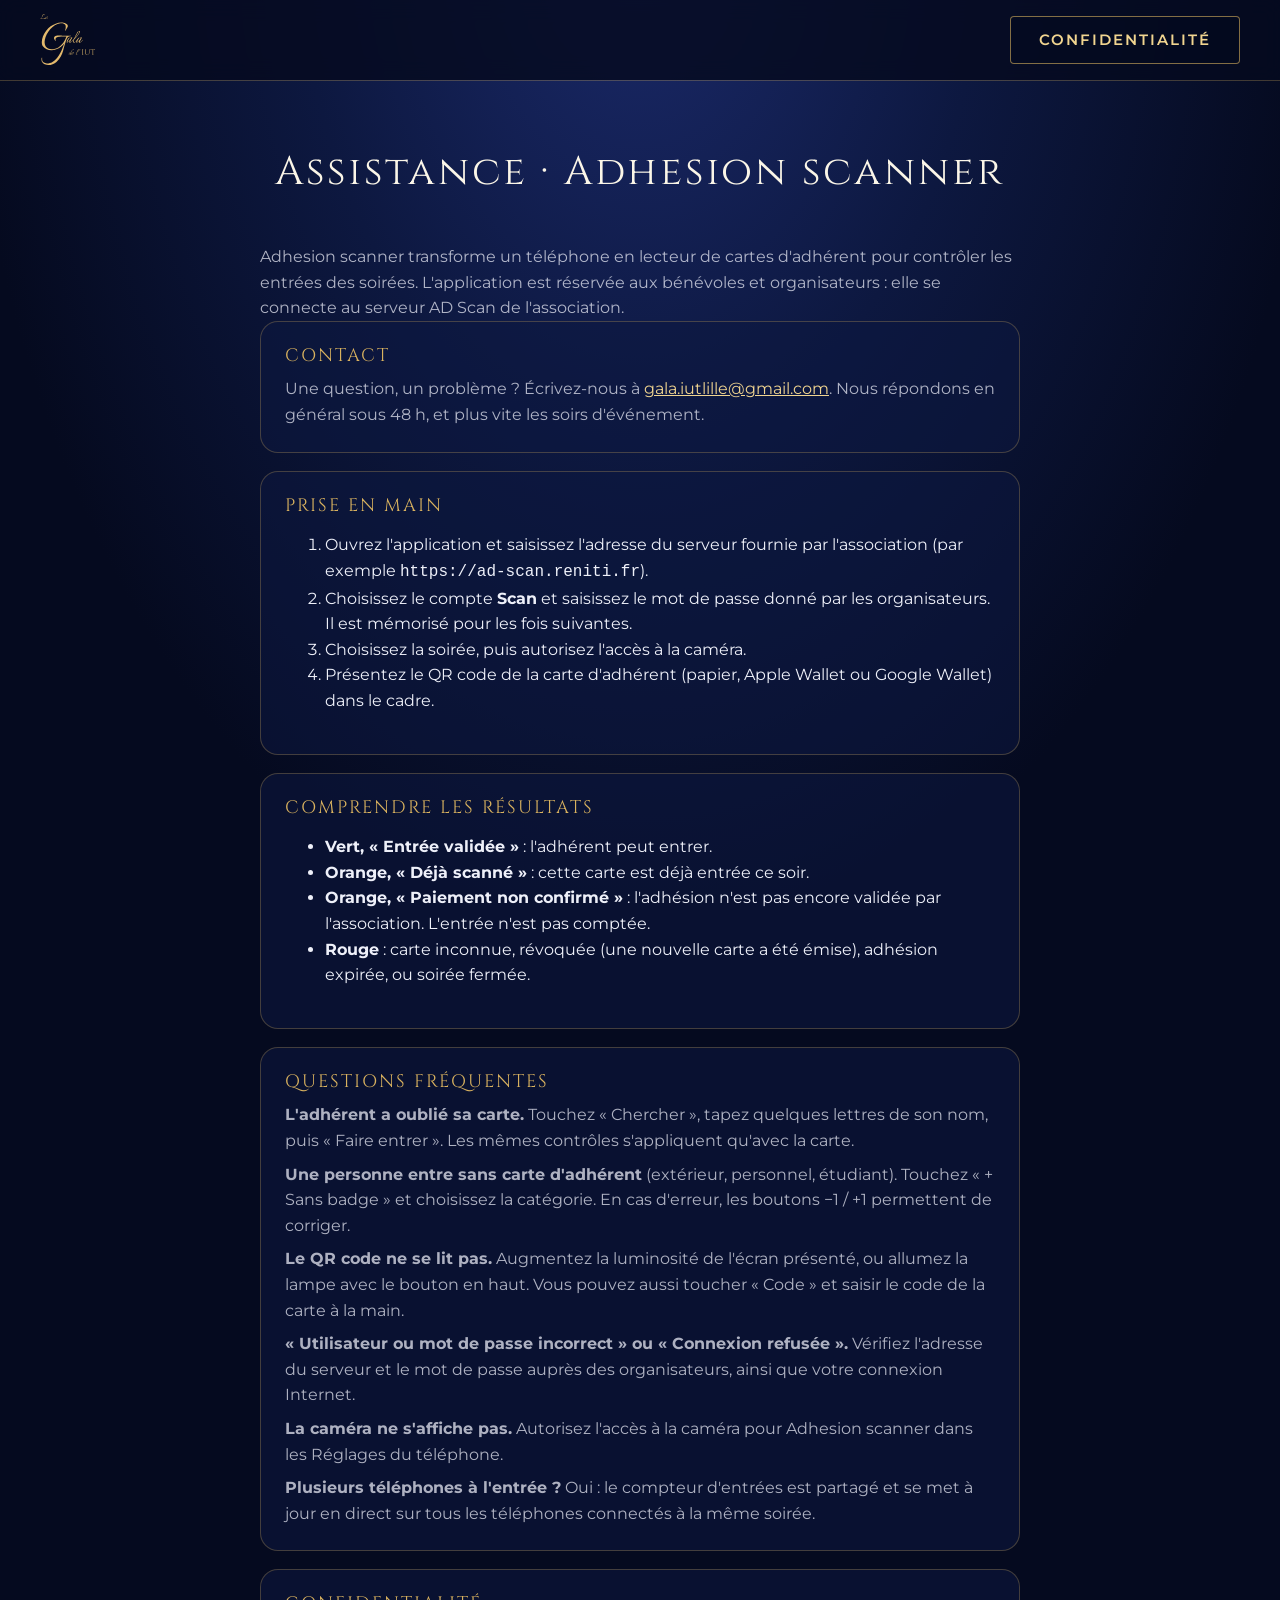
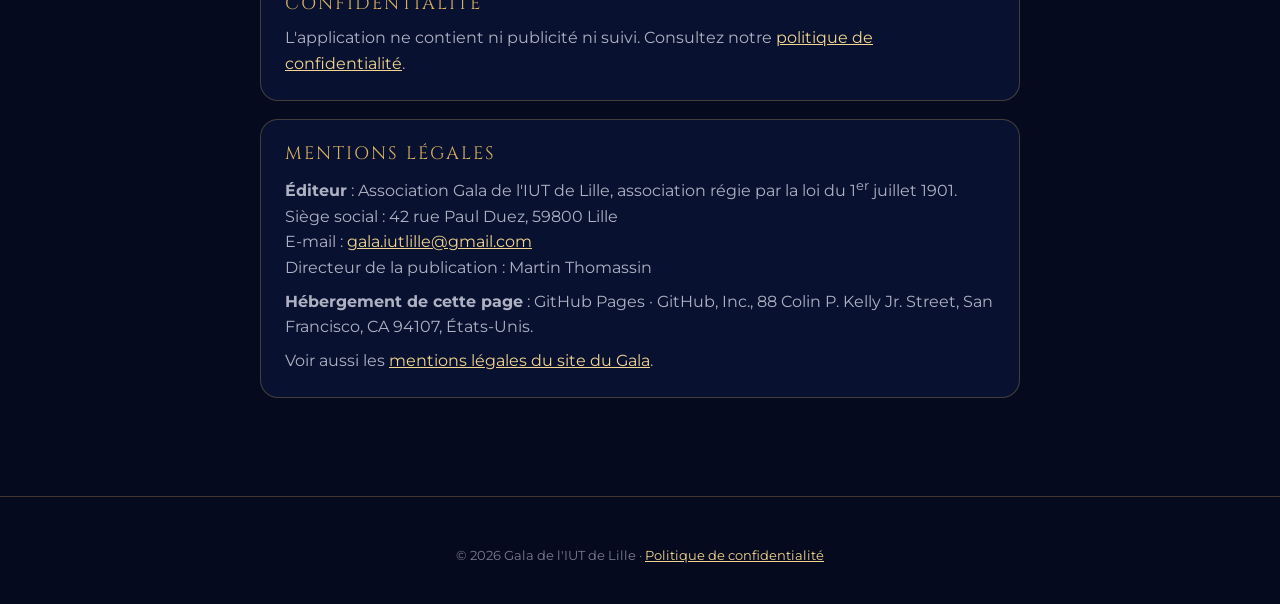
<file: adhesion-scanner/assistance/index.html>
<!doctype html>
<html lang="fr">
<head>
  <meta charset="utf-8">
  <meta name="viewport" content="width=device-width, initial-scale=1">
  <title>Assistance · Adhesion scanner</title>
  <meta name="robots" content="noindex, nofollow">
  <meta name="theme-color" content="#050a1f">
  <link rel="icon" type="image/png" href="../../img/logo-gala.png">
  <link rel="preconnect" href="https://fonts.googleapis.com">
  <link rel="preconnect" href="https://fonts.gstatic.com" crossorigin>
  <link rel="stylesheet" href="https://fonts.googleapis.com/css2?family=Cinzel:wght@400;600&family=Dancing+Script:wght@700&family=Playfair+Display:ital@0;1&family=Montserrat:wght@400;600&display=swap">
  <link rel="stylesheet" href="../../css/style.css">
</head>
<body>
  <header class="nav scrolled">
    <a class="nav-brand" href="./" aria-label="Assistance Adhesion scanner">
      <img src="../../img/logo-gala.svg" alt="" width="56" height="56">
    </a>
    <a class="btn btn-ghost" href="../confidentialite/">Confidentialité</a>
  </header>

  <main class="legal container narrow">
    <h1>Assistance · Adhesion scanner</h1>
    <p>Adhesion scanner transforme un téléphone en lecteur de cartes d'adhérent pour contrôler les entrées des soirées. L'application est réservée aux bénévoles et organisateurs : elle se connecte au serveur AD Scan de l'association.</p>

    <section>
      <h2>Contact</h2>
      <p>Une question, un problème ? Écrivez-nous à <a href="mailto:gala.iutlille@gmail.com?subject=Adhesion%20scanner">gala.iutlille@gmail.com</a>. Nous répondons en général sous 48 h, et plus vite les soirs d'événement.</p>
    </section>

    <section>
      <h2>Prise en main</h2>
      <ol>
        <li>Ouvrez l'application et saisissez l'adresse du serveur fournie par l'association (par exemple <code>https://ad-scan.reniti.fr</code>).</li>
        <li>Choisissez le compte <strong>Scan</strong> et saisissez le mot de passe donné par les organisateurs. Il est mémorisé pour les fois suivantes.</li>
        <li>Choisissez la soirée, puis autorisez l'accès à la caméra.</li>
        <li>Présentez le QR code de la carte d'adhérent (papier, Apple Wallet ou Google Wallet) dans le cadre.</li>
      </ol>
    </section>

    <section>
      <h2>Comprendre les résultats</h2>
      <ul>
        <li><strong>Vert, « Entrée validée »</strong> : l'adhérent peut entrer.</li>
        <li><strong>Orange, « Déjà scanné »</strong> : cette carte est déjà entrée ce soir.</li>
        <li><strong>Orange, « Paiement non confirmé »</strong> : l'adhésion n'est pas encore validée par l'association. L'entrée n'est pas comptée.</li>
        <li><strong>Rouge</strong> : carte inconnue, révoquée (une nouvelle carte a été émise), adhésion expirée, ou soirée fermée.</li>
      </ul>
    </section>

    <section>
      <h2>Questions fréquentes</h2>
      <p><strong>L'adhérent a oublié sa carte.</strong> Touchez « Chercher », tapez quelques lettres de son nom, puis « Faire entrer ». Les mêmes contrôles s'appliquent qu'avec la carte.</p>
      <p><strong>Une personne entre sans carte d'adhérent</strong> (extérieur, personnel, étudiant). Touchez « + Sans badge » et choisissez la catégorie. En cas d'erreur, les boutons −1 / +1 permettent de corriger.</p>
      <p><strong>Le QR code ne se lit pas.</strong> Augmentez la luminosité de l'écran présenté, ou allumez la lampe avec le bouton en haut. Vous pouvez aussi toucher « Code » et saisir le code de la carte à la main.</p>
      <p><strong>« Utilisateur ou mot de passe incorrect » ou « Connexion refusée ».</strong> Vérifiez l'adresse du serveur et le mot de passe auprès des organisateurs, ainsi que votre connexion Internet.</p>
      <p><strong>La caméra ne s'affiche pas.</strong> Autorisez l'accès à la caméra pour Adhesion scanner dans les Réglages du téléphone.</p>
      <p><strong>Plusieurs téléphones à l'entrée ?</strong> Oui : le compteur d'entrées est partagé et se met à jour en direct sur tous les téléphones connectés à la même soirée.</p>
    </section>

    <section>
      <h2>Confidentialité</h2>
      <p>L'application ne contient ni publicité ni suivi. Consultez notre <a href="../confidentialite/">politique de confidentialité</a>.</p>
    </section>
    <section>
      <h2>Mentions légales</h2>
      <p><strong>Éditeur</strong> : Association Gala de l'IUT de Lille, association régie par la loi du 1<sup>er</sup> juillet 1901.<br>
      Siège social : 42 rue Paul Duez, 59800 Lille<br>
      E-mail : <a href="mailto:gala.iutlille@gmail.com">gala.iutlille@gmail.com</a><br>
      Directeur de la publication : Martin Thomassin</p>
      <p><strong>Hébergement de cette page</strong> : GitHub Pages · GitHub, Inc., 88 Colin P. Kelly Jr. Street, San Francisco, CA 94107, États-Unis.</p>
      <p>Voir aussi les <a href="../../mentions-legales.html">mentions légales du site du Gala</a>.</p>
    </section>
  </main>

  <footer class="footer">
    <div class="container footer-inner">
      <p class="small">© 2026 Gala de l'IUT de Lille · <a href="../confidentialite/">Politique de confidentialité</a></p>
    </div>
  </footer>
</body>
</html>
</file>
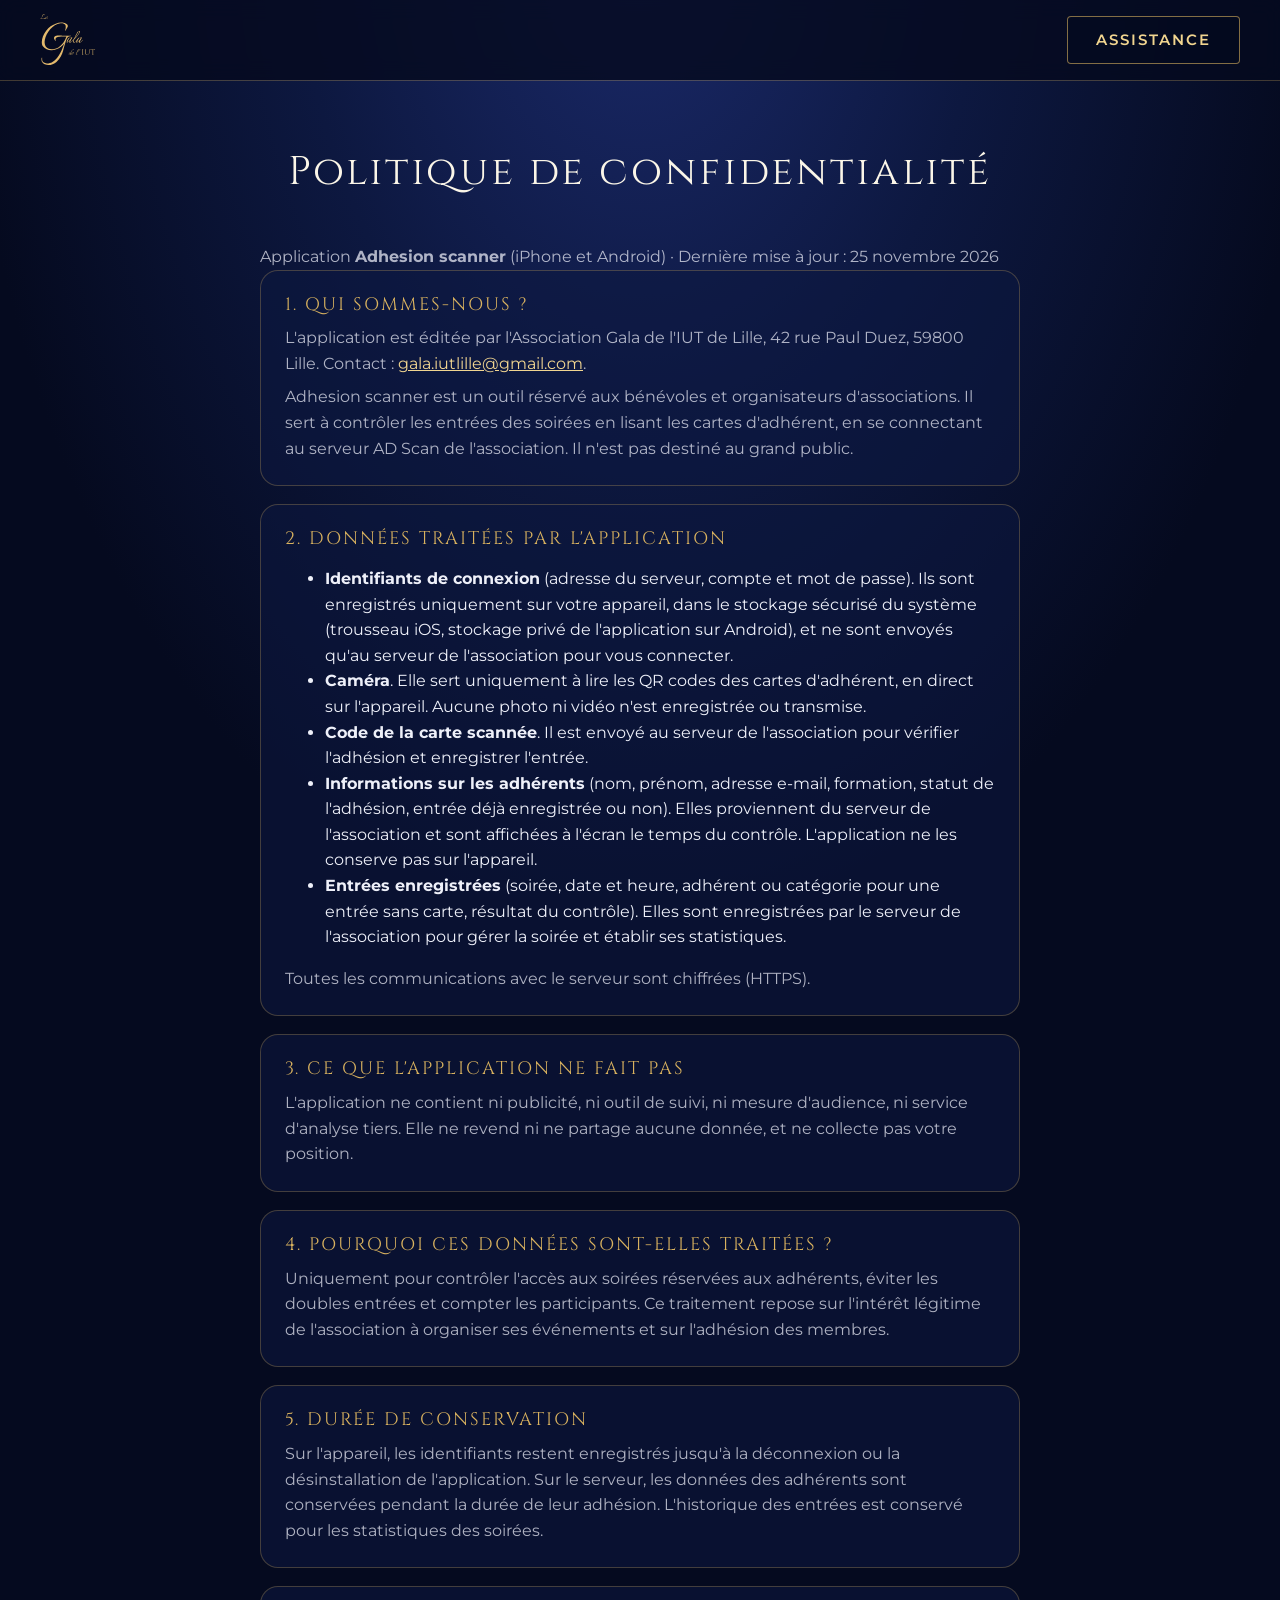
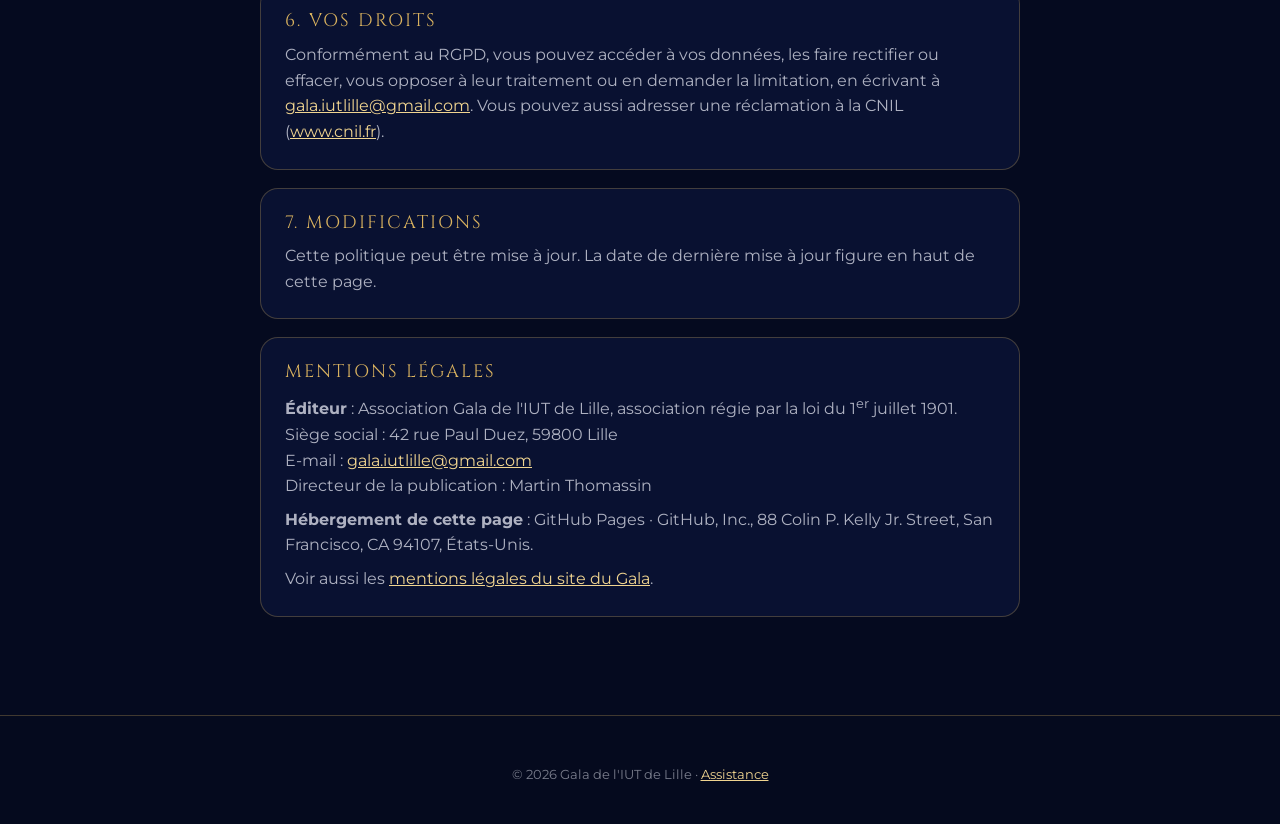
<file: adhesion-scanner/confidentialite/index.html>
<!doctype html>
<html lang="fr">
<head>
  <meta charset="utf-8">
  <meta name="viewport" content="width=device-width, initial-scale=1">
  <title>Politique de confidentialité · Adhesion scanner</title>
  <meta name="robots" content="noindex, nofollow">
  <meta name="theme-color" content="#050a1f">
  <link rel="icon" type="image/png" href="../../img/logo-gala.png">
  <link rel="preconnect" href="https://fonts.googleapis.com">
  <link rel="preconnect" href="https://fonts.gstatic.com" crossorigin>
  <link rel="stylesheet" href="https://fonts.googleapis.com/css2?family=Cinzel:wght@400;600&family=Dancing+Script:wght@700&family=Playfair+Display:ital@0;1&family=Montserrat:wght@400;600&display=swap">
  <link rel="stylesheet" href="../../css/style.css">
</head>
<body>
  <header class="nav scrolled">
    <a class="nav-brand" href="../assistance/" aria-label="Assistance Adhesion scanner">
      <img src="../../img/logo-gala.svg" alt="" width="56" height="56">
    </a>
    <a class="btn btn-ghost" href="../assistance/">Assistance</a>
  </header>

  <main class="legal container narrow">
    <h1>Politique de confidentialité</h1>
    <p>Application <strong>Adhesion scanner</strong> (iPhone et Android) · Dernière mise à jour : 25 novembre 2026</p>

    <section>
      <h2>1. Qui sommes-nous ?</h2>
      <p>L'application est éditée par l'Association Gala de l'IUT de Lille, 42 rue Paul Duez, 59800 Lille. Contact : <a href="mailto:gala.iutlille@gmail.com">gala.iutlille@gmail.com</a>.</p>
      <p>Adhesion scanner est un outil réservé aux bénévoles et organisateurs d'associations. Il sert à contrôler les entrées des soirées en lisant les cartes d'adhérent, en se connectant au serveur AD Scan de l'association. Il n'est pas destiné au grand public.</p>
    </section>

    <section>
      <h2>2. Données traitées par l'application</h2>
      <ul>
        <li><strong>Identifiants de connexion</strong> (adresse du serveur, compte et mot de passe). Ils sont enregistrés uniquement sur votre appareil, dans le stockage sécurisé du système (trousseau iOS, stockage privé de l'application sur Android), et ne sont envoyés qu'au serveur de l'association pour vous connecter.</li>
        <li><strong>Caméra</strong>. Elle sert uniquement à lire les QR codes des cartes d'adhérent, en direct sur l'appareil. Aucune photo ni vidéo n'est enregistrée ou transmise.</li>
        <li><strong>Code de la carte scannée</strong>. Il est envoyé au serveur de l'association pour vérifier l'adhésion et enregistrer l'entrée.</li>
        <li><strong>Informations sur les adhérents</strong> (nom, prénom, adresse e-mail, formation, statut de l'adhésion, entrée déjà enregistrée ou non). Elles proviennent du serveur de l'association et sont affichées à l'écran le temps du contrôle. L'application ne les conserve pas sur l'appareil.</li>
        <li><strong>Entrées enregistrées</strong> (soirée, date et heure, adhérent ou catégorie pour une entrée sans carte, résultat du contrôle). Elles sont enregistrées par le serveur de l'association pour gérer la soirée et établir ses statistiques.</li>
      </ul>
      <p>Toutes les communications avec le serveur sont chiffrées (HTTPS).</p>
    </section>

    <section>
      <h2>3. Ce que l'application ne fait pas</h2>
      <p>L'application ne contient ni publicité, ni outil de suivi, ni mesure d'audience, ni service d'analyse tiers. Elle ne revend ni ne partage aucune donnée, et ne collecte pas votre position.</p>
    </section>

    <section>
      <h2>4. Pourquoi ces données sont-elles traitées ?</h2>
      <p>Uniquement pour contrôler l'accès aux soirées réservées aux adhérents, éviter les doubles entrées et compter les participants. Ce traitement repose sur l'intérêt légitime de l'association à organiser ses événements et sur l'adhésion des membres.</p>
    </section>

    <section>
      <h2>5. Durée de conservation</h2>
      <p>Sur l'appareil, les identifiants restent enregistrés jusqu'à la déconnexion ou la désinstallation de l'application. Sur le serveur, les données des adhérents sont conservées pendant la durée de leur adhésion. L'historique des entrées est conservé pour les statistiques des soirées.</p>
    </section>

    <section>
      <h2>6. Vos droits</h2>
      <p>Conformément au RGPD, vous pouvez accéder à vos données, les faire rectifier ou effacer, vous opposer à leur traitement ou en demander la limitation, en écrivant à <a href="mailto:gala.iutlille@gmail.com">gala.iutlille@gmail.com</a>. Vous pouvez aussi adresser une réclamation à la CNIL (<a href="https://www.cnil.fr" rel="noopener">www.cnil.fr</a>).</p>
    </section>

    <section>
      <h2>7. Modifications</h2>
      <p>Cette politique peut être mise à jour. La date de dernière mise à jour figure en haut de cette page.</p>
    </section>
    <section>
      <h2>Mentions légales</h2>
      <p><strong>Éditeur</strong> : Association Gala de l'IUT de Lille, association régie par la loi du 1<sup>er</sup> juillet 1901.<br>
      Siège social : 42 rue Paul Duez, 59800 Lille<br>
      E-mail : <a href="mailto:gala.iutlille@gmail.com">gala.iutlille@gmail.com</a><br>
      Directeur de la publication : Martin Thomassin</p>
      <p><strong>Hébergement de cette page</strong> : GitHub Pages · GitHub, Inc., 88 Colin P. Kelly Jr. Street, San Francisco, CA 94107, États-Unis.</p>
      <p>Voir aussi les <a href="../../mentions-legales.html">mentions légales du site du Gala</a>.</p>
    </section>
  </main>

  <footer class="footer">
    <div class="container footer-inner">
      <p class="small">© 2026 Gala de l'IUT de Lille · <a href="../assistance/">Assistance</a></p>
    </div>
  </footer>
</body>
</html>
</file>
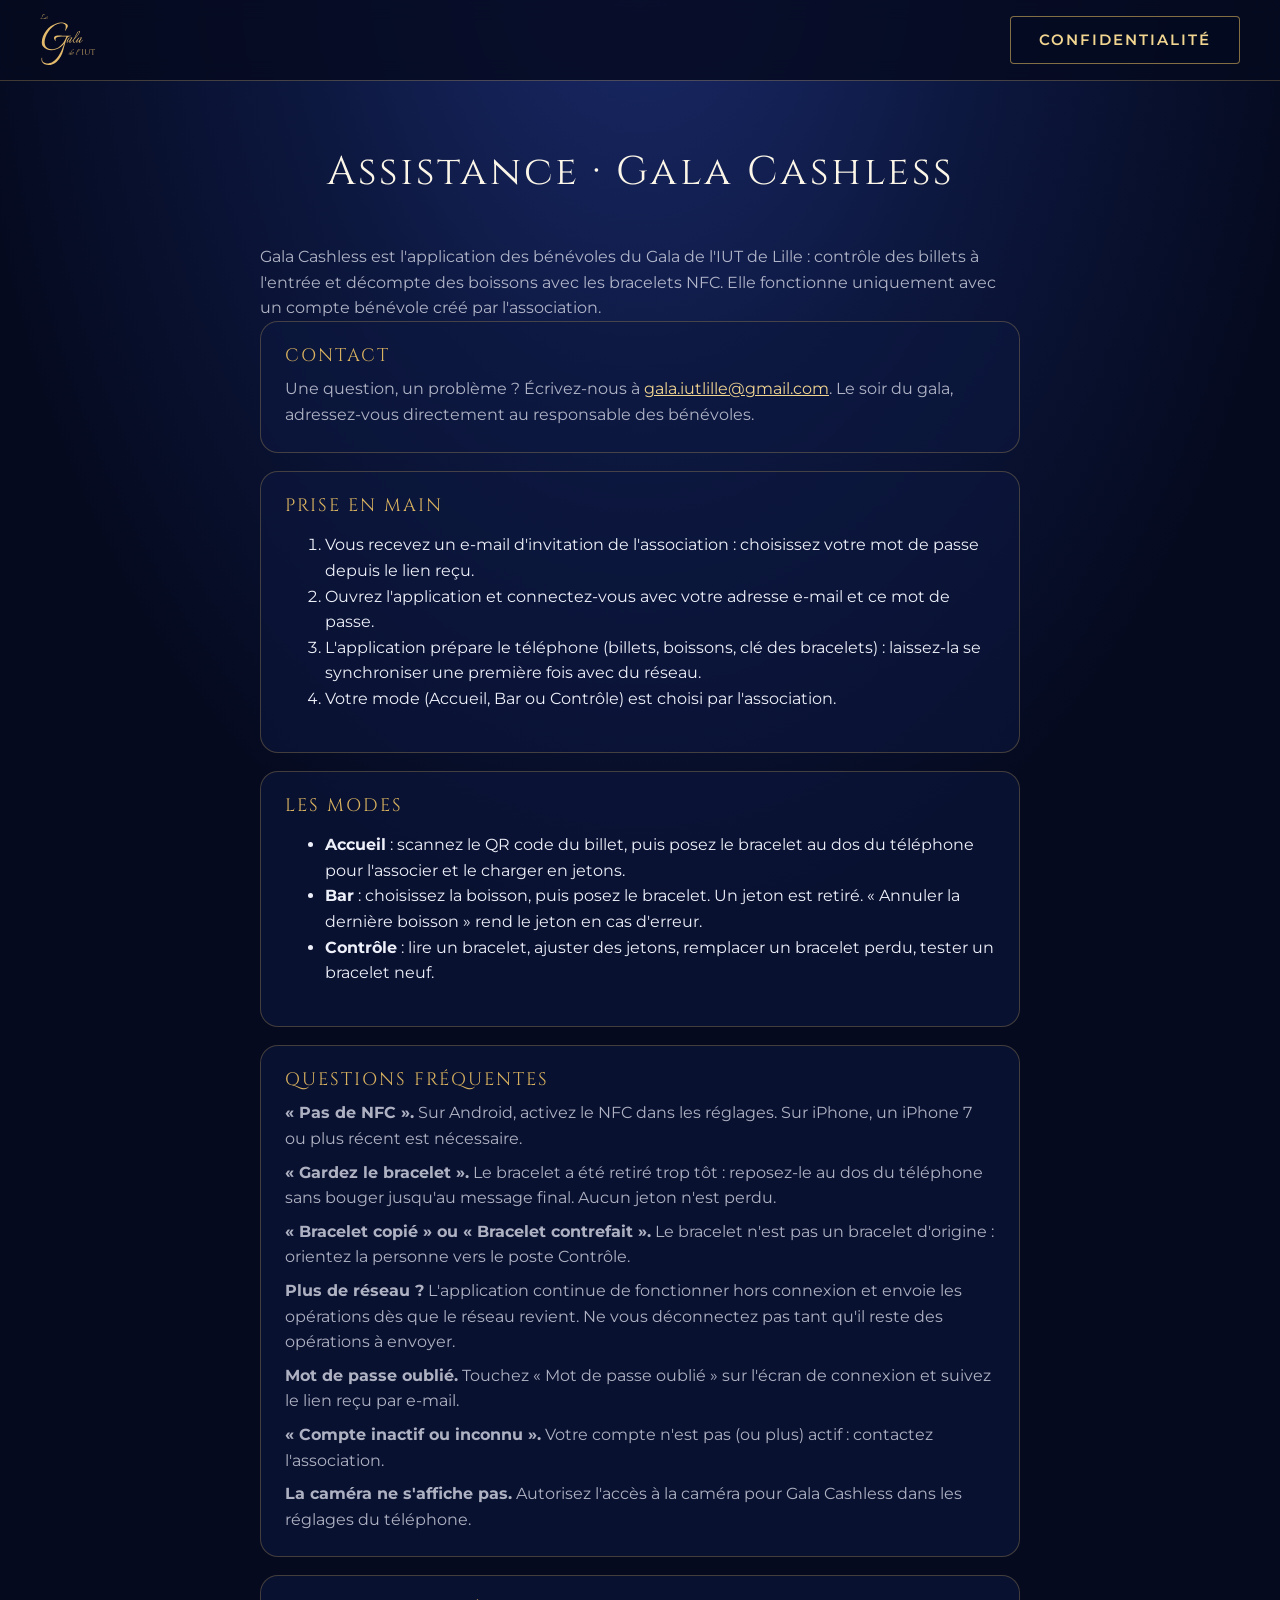
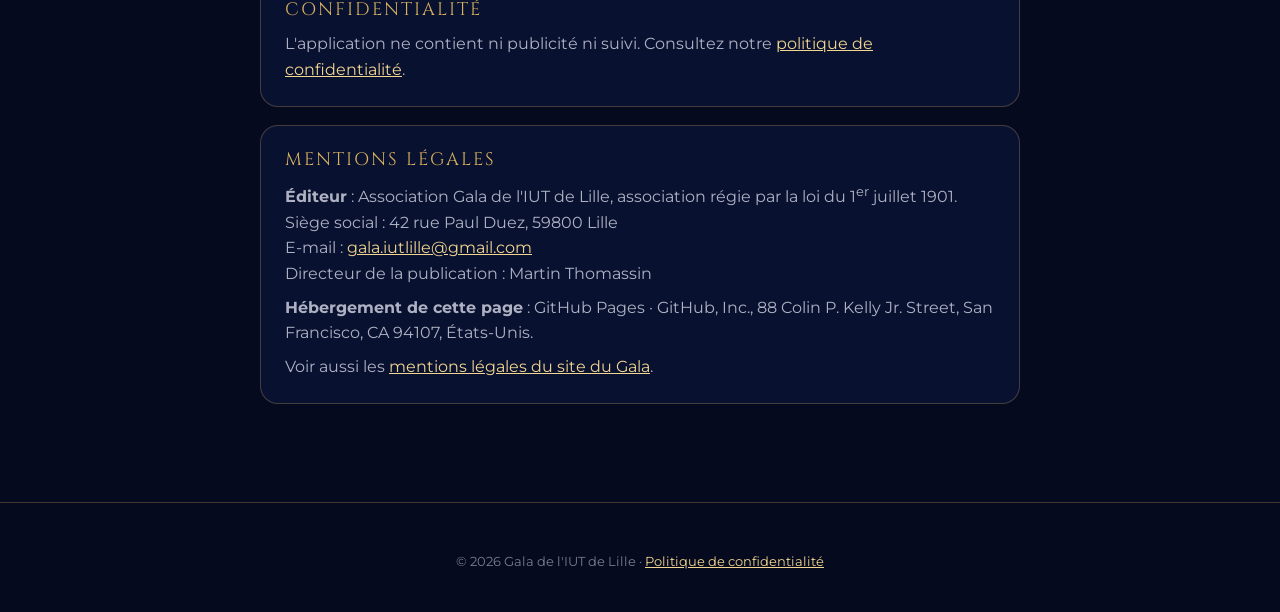
<file: cashless/assistance/index.html>
<!doctype html>
<html lang="fr">
<head>
  <meta charset="utf-8">
  <meta name="viewport" content="width=device-width, initial-scale=1">
  <title>Assistance · Gala Cashless</title>
  <meta name="robots" content="noindex, nofollow">
  <meta name="theme-color" content="#050a1f">
  <link rel="icon" type="image/png" href="../../img/logo-gala.png">
  <link rel="preconnect" href="https://fonts.googleapis.com">
  <link rel="preconnect" href="https://fonts.gstatic.com" crossorigin>
  <link rel="stylesheet" href="https://fonts.googleapis.com/css2?family=Cinzel:wght@400;600&family=Dancing+Script:wght@700&family=Playfair+Display:ital@0;1&family=Montserrat:wght@400;600&display=swap">
  <link rel="stylesheet" href="../../css/style.css">
</head>
<body>
  <header class="nav scrolled">
    <a class="nav-brand" href="./" aria-label="Assistance Gala Cashless">
      <img src="../../img/logo-gala.svg" alt="" width="56" height="56">
    </a>
    <a class="btn btn-ghost" href="../confidentialite/">Confidentialité</a>
  </header>

  <main class="legal container narrow">
    <h1>Assistance · Gala Cashless</h1>
    <p>Gala Cashless est l'application des bénévoles du Gala de l'IUT de Lille : contrôle des billets à l'entrée et décompte des boissons avec les bracelets NFC. Elle fonctionne uniquement avec un compte bénévole créé par l'association.</p>

    <section>
      <h2>Contact</h2>
      <p>Une question, un problème ? Écrivez-nous à <a href="mailto:gala.iutlille@gmail.com?subject=Gala%20Cashless">gala.iutlille@gmail.com</a>. Le soir du gala, adressez-vous directement au responsable des bénévoles.</p>
    </section>

    <section>
      <h2>Prise en main</h2>
      <ol>
        <li>Vous recevez un e-mail d'invitation de l'association : choisissez votre mot de passe depuis le lien reçu.</li>
        <li>Ouvrez l'application et connectez-vous avec votre adresse e-mail et ce mot de passe.</li>
        <li>L'application prépare le téléphone (billets, boissons, clé des bracelets) : laissez-la se synchroniser une première fois avec du réseau.</li>
        <li>Votre mode (Accueil, Bar ou Contrôle) est choisi par l'association.</li>
      </ol>
    </section>

    <section>
      <h2>Les modes</h2>
      <ul>
        <li><strong>Accueil</strong> : scannez le QR code du billet, puis posez le bracelet au dos du téléphone pour l'associer et le charger en jetons.</li>
        <li><strong>Bar</strong> : choisissez la boisson, puis posez le bracelet. Un jeton est retiré. « Annuler la dernière boisson » rend le jeton en cas d'erreur.</li>
        <li><strong>Contrôle</strong> : lire un bracelet, ajuster des jetons, remplacer un bracelet perdu, tester un bracelet neuf.</li>
      </ul>
    </section>

    <section>
      <h2>Questions fréquentes</h2>
      <p><strong>« Pas de NFC ».</strong> Sur Android, activez le NFC dans les réglages. Sur iPhone, un iPhone 7 ou plus récent est nécessaire.</p>
      <p><strong>« Gardez le bracelet ».</strong> Le bracelet a été retiré trop tôt : reposez-le au dos du téléphone sans bouger jusqu'au message final. Aucun jeton n'est perdu.</p>
      <p><strong>« Bracelet copié » ou « Bracelet contrefait ».</strong> Le bracelet n'est pas un bracelet d'origine : orientez la personne vers le poste Contrôle.</p>
      <p><strong>Plus de réseau ?</strong> L'application continue de fonctionner hors connexion et envoie les opérations dès que le réseau revient. Ne vous déconnectez pas tant qu'il reste des opérations à envoyer.</p>
      <p><strong>Mot de passe oublié.</strong> Touchez « Mot de passe oublié » sur l'écran de connexion et suivez le lien reçu par e-mail.</p>
      <p><strong>« Compte inactif ou inconnu ».</strong> Votre compte n'est pas (ou plus) actif : contactez l'association.</p>
      <p><strong>La caméra ne s'affiche pas.</strong> Autorisez l'accès à la caméra pour Gala Cashless dans les réglages du téléphone.</p>
    </section>

    <section>
      <h2>Confidentialité</h2>
      <p>L'application ne contient ni publicité ni suivi. Consultez notre <a href="../confidentialite/">politique de confidentialité</a>.</p>
    </section>

    <section>
      <h2>Mentions légales</h2>
      <p><strong>Éditeur</strong> : Association Gala de l'IUT de Lille, association régie par la loi du 1<sup>er</sup> juillet 1901.<br>
      Siège social : 42 rue Paul Duez, 59800 Lille<br>
      E-mail : <a href="mailto:gala.iutlille@gmail.com">gala.iutlille@gmail.com</a><br>
      Directeur de la publication : Martin Thomassin</p>
      <p><strong>Hébergement de cette page</strong> : GitHub Pages · GitHub, Inc., 88 Colin P. Kelly Jr. Street, San Francisco, CA 94107, États-Unis.</p>
      <p>Voir aussi les <a href="../../mentions-legales.html">mentions légales du site du Gala</a>.</p>
    </section>
  </main>

  <footer class="footer">
    <div class="container footer-inner">
      <p class="small">© 2026 Gala de l'IUT de Lille · <a href="../confidentialite/">Politique de confidentialité</a></p>
    </div>
  </footer>
</body>
</html>
</file>
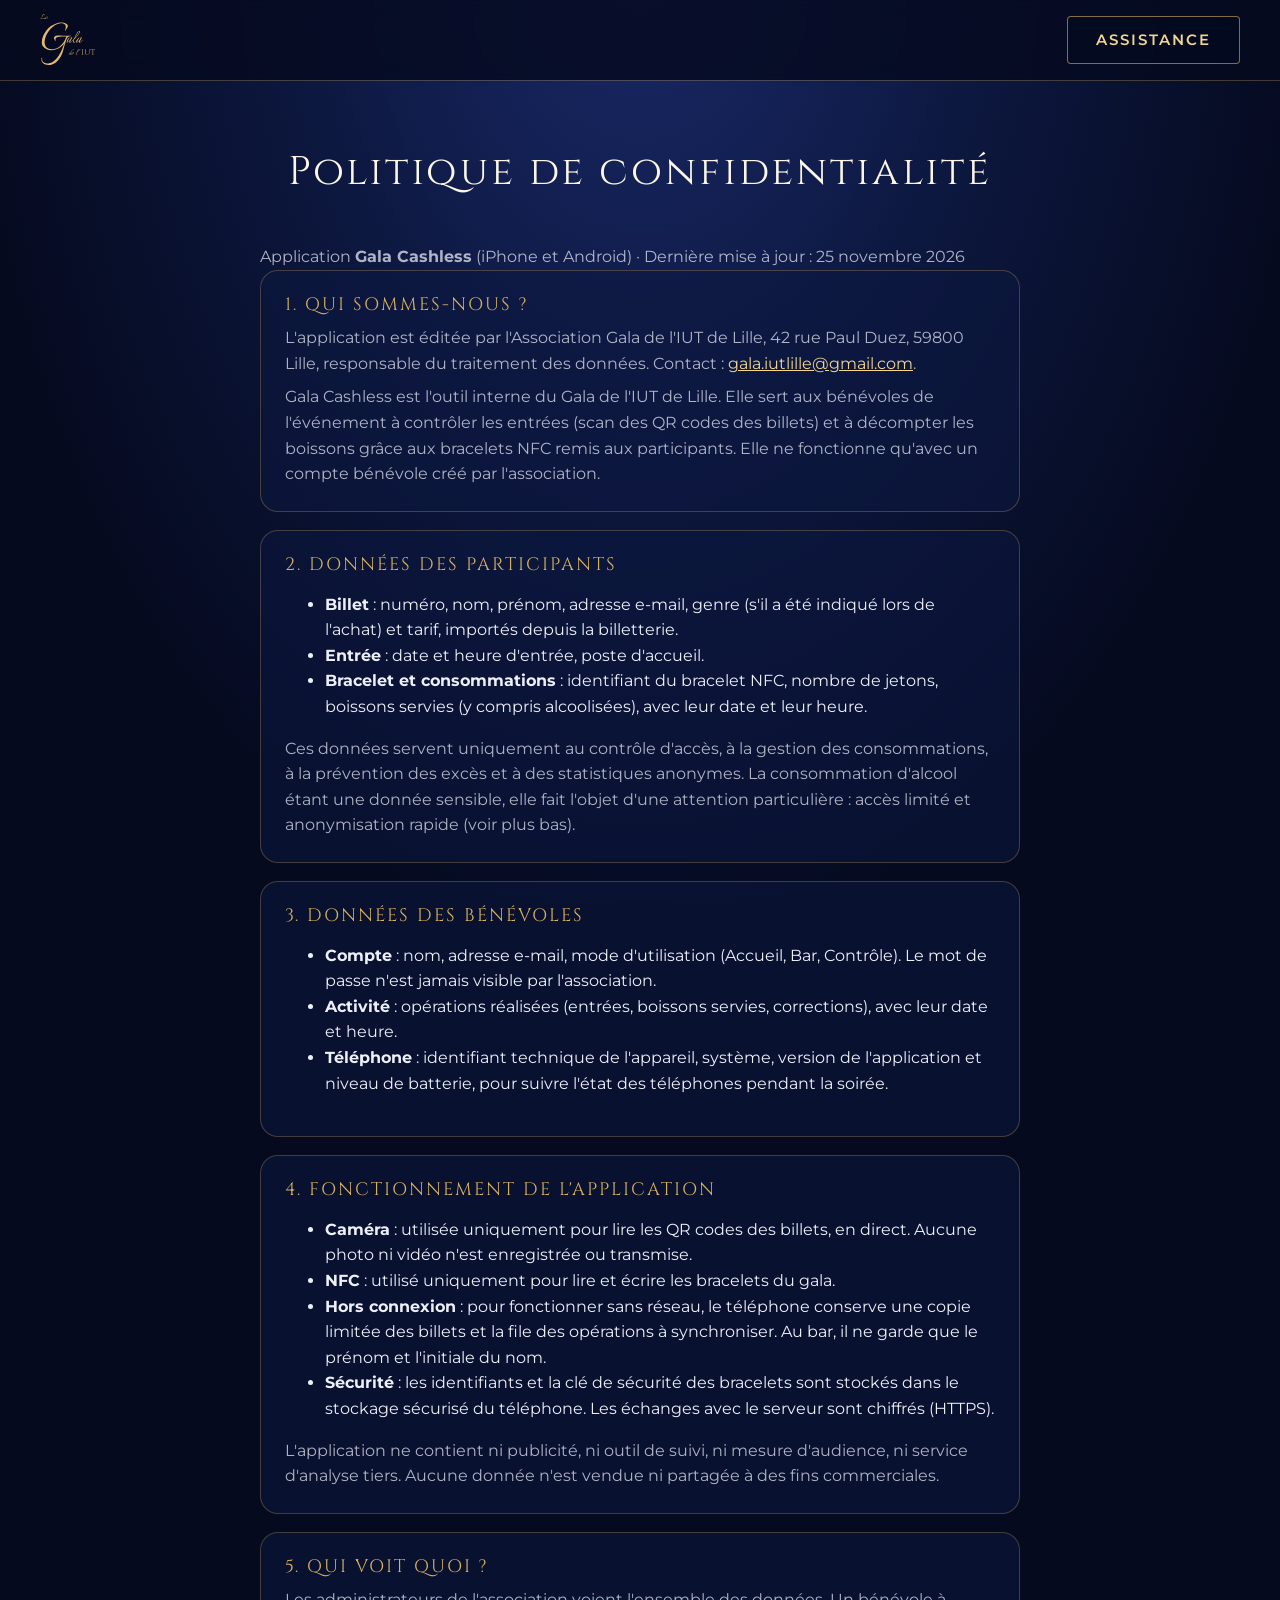
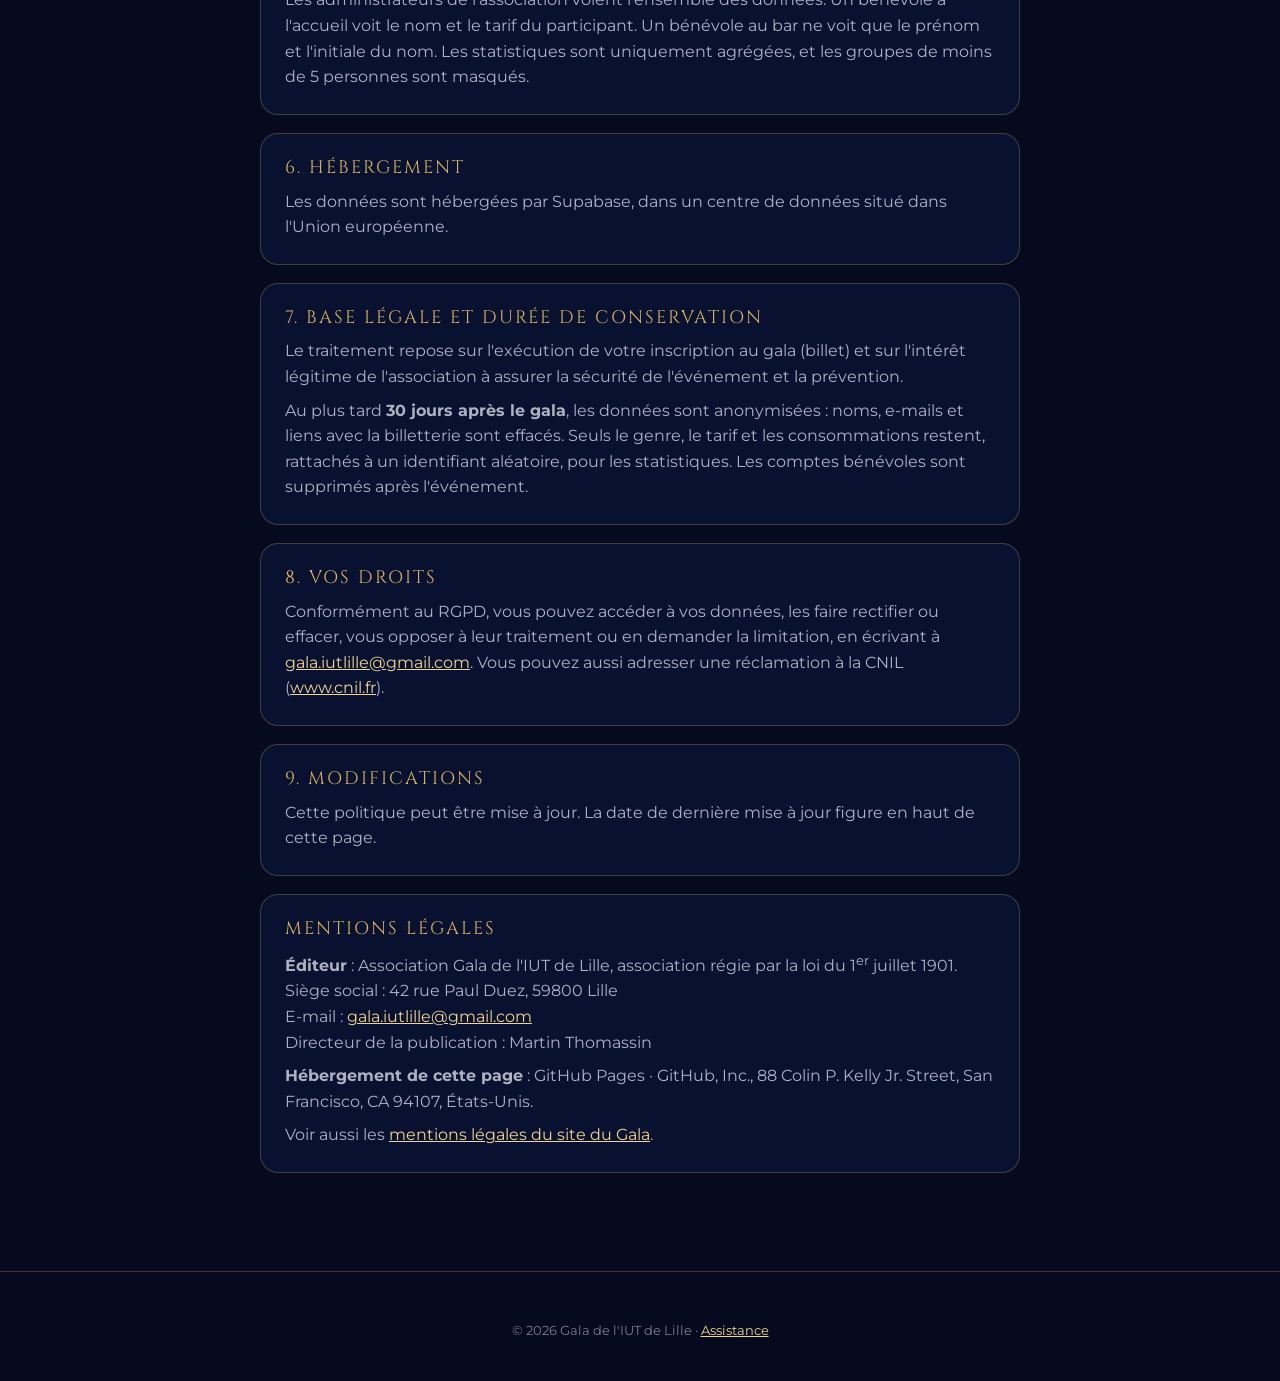
<file: cashless/confidentialite/index.html>
<!doctype html>
<html lang="fr">
<head>
  <meta charset="utf-8">
  <meta name="viewport" content="width=device-width, initial-scale=1">
  <title>Politique de confidentialité · Gala Cashless</title>
  <meta name="robots" content="noindex, nofollow">
  <meta name="theme-color" content="#050a1f">
  <link rel="icon" type="image/png" href="../../img/logo-gala.png">
  <link rel="preconnect" href="https://fonts.googleapis.com">
  <link rel="preconnect" href="https://fonts.gstatic.com" crossorigin>
  <link rel="stylesheet" href="https://fonts.googleapis.com/css2?family=Cinzel:wght@400;600&family=Dancing+Script:wght@700&family=Playfair+Display:ital@0;1&family=Montserrat:wght@400;600&display=swap">
  <link rel="stylesheet" href="../../css/style.css">
</head>
<body>
  <header class="nav scrolled">
    <a class="nav-brand" href="../assistance/" aria-label="Assistance Gala Cashless">
      <img src="../../img/logo-gala.svg" alt="" width="56" height="56">
    </a>
    <a class="btn btn-ghost" href="../assistance/">Assistance</a>
  </header>

  <main class="legal container narrow">
    <h1>Politique de confidentialité</h1>
    <p>Application <strong>Gala Cashless</strong> (iPhone et Android) · Dernière mise à jour : 25 novembre 2026</p>

    <section>
      <h2>1. Qui sommes-nous ?</h2>
      <p>L'application est éditée par l'Association Gala de l'IUT de Lille, 42 rue Paul Duez, 59800 Lille, responsable du traitement des données. Contact : <a href="mailto:gala.iutlille@gmail.com">gala.iutlille@gmail.com</a>.</p>
      <p>Gala Cashless est l'outil interne du Gala de l'IUT de Lille. Elle sert aux bénévoles de l'événement à contrôler les entrées (scan des QR codes des billets) et à décompter les boissons grâce aux bracelets NFC remis aux participants. Elle ne fonctionne qu'avec un compte bénévole créé par l'association.</p>
    </section>

    <section>
      <h2>2. Données des participants</h2>
      <ul>
        <li><strong>Billet</strong> : numéro, nom, prénom, adresse e-mail, genre (s'il a été indiqué lors de l'achat) et tarif, importés depuis la billetterie.</li>
        <li><strong>Entrée</strong> : date et heure d'entrée, poste d'accueil.</li>
        <li><strong>Bracelet et consommations</strong> : identifiant du bracelet NFC, nombre de jetons, boissons servies (y compris alcoolisées), avec leur date et leur heure.</li>
      </ul>
      <p>Ces données servent uniquement au contrôle d'accès, à la gestion des consommations, à la prévention des excès et à des statistiques anonymes. La consommation d'alcool étant une donnée sensible, elle fait l'objet d'une attention particulière : accès limité et anonymisation rapide (voir plus bas).</p>
    </section>

    <section>
      <h2>3. Données des bénévoles</h2>
      <ul>
        <li><strong>Compte</strong> : nom, adresse e-mail, mode d'utilisation (Accueil, Bar, Contrôle). Le mot de passe n'est jamais visible par l'association.</li>
        <li><strong>Activité</strong> : opérations réalisées (entrées, boissons servies, corrections), avec leur date et heure.</li>
        <li><strong>Téléphone</strong> : identifiant technique de l'appareil, système, version de l'application et niveau de batterie, pour suivre l'état des téléphones pendant la soirée.</li>
      </ul>
    </section>

    <section>
      <h2>4. Fonctionnement de l'application</h2>
      <ul>
        <li><strong>Caméra</strong> : utilisée uniquement pour lire les QR codes des billets, en direct. Aucune photo ni vidéo n'est enregistrée ou transmise.</li>
        <li><strong>NFC</strong> : utilisé uniquement pour lire et écrire les bracelets du gala.</li>
        <li><strong>Hors connexion</strong> : pour fonctionner sans réseau, le téléphone conserve une copie limitée des billets et la file des opérations à synchroniser. Au bar, il ne garde que le prénom et l'initiale du nom.</li>
        <li><strong>Sécurité</strong> : les identifiants et la clé de sécurité des bracelets sont stockés dans le stockage sécurisé du téléphone. Les échanges avec le serveur sont chiffrés (HTTPS).</li>
      </ul>
      <p>L'application ne contient ni publicité, ni outil de suivi, ni mesure d'audience, ni service d'analyse tiers. Aucune donnée n'est vendue ni partagée à des fins commerciales.</p>
    </section>

    <section>
      <h2>5. Qui voit quoi ?</h2>
      <p>Les administrateurs de l'association voient l'ensemble des données. Un bénévole à l'accueil voit le nom et le tarif du participant. Un bénévole au bar ne voit que le prénom et l'initiale du nom. Les statistiques sont uniquement agrégées, et les groupes de moins de 5 personnes sont masqués.</p>
    </section>

    <section>
      <h2>6. Hébergement</h2>
      <p>Les données sont hébergées par Supabase, dans un centre de données situé dans l'Union européenne.</p>
    </section>

    <section>
      <h2>7. Base légale et durée de conservation</h2>
      <p>Le traitement repose sur l'exécution de votre inscription au gala (billet) et sur l'intérêt légitime de l'association à assurer la sécurité de l'événement et la prévention.</p>
      <p>Au plus tard <strong>30 jours après le gala</strong>, les données sont anonymisées : noms, e-mails et liens avec la billetterie sont effacés. Seuls le genre, le tarif et les consommations restent, rattachés à un identifiant aléatoire, pour les statistiques. Les comptes bénévoles sont supprimés après l'événement.</p>
    </section>

    <section>
      <h2>8. Vos droits</h2>
      <p>Conformément au RGPD, vous pouvez accéder à vos données, les faire rectifier ou effacer, vous opposer à leur traitement ou en demander la limitation, en écrivant à <a href="mailto:gala.iutlille@gmail.com">gala.iutlille@gmail.com</a>. Vous pouvez aussi adresser une réclamation à la CNIL (<a href="https://www.cnil.fr" rel="noopener">www.cnil.fr</a>).</p>
    </section>

    <section>
      <h2>9. Modifications</h2>
      <p>Cette politique peut être mise à jour. La date de dernière mise à jour figure en haut de cette page.</p>
    </section>

    <section>
      <h2>Mentions légales</h2>
      <p><strong>Éditeur</strong> : Association Gala de l'IUT de Lille, association régie par la loi du 1<sup>er</sup> juillet 1901.<br>
      Siège social : 42 rue Paul Duez, 59800 Lille<br>
      E-mail : <a href="mailto:gala.iutlille@gmail.com">gala.iutlille@gmail.com</a><br>
      Directeur de la publication : Martin Thomassin</p>
      <p><strong>Hébergement de cette page</strong> : GitHub Pages · GitHub, Inc., 88 Colin P. Kelly Jr. Street, San Francisco, CA 94107, États-Unis.</p>
      <p>Voir aussi les <a href="../../mentions-legales.html">mentions légales du site du Gala</a>.</p>
    </section>
  </main>

  <footer class="footer">
    <div class="container footer-inner">
      <p class="small">© 2026 Gala de l'IUT de Lille · <a href="../assistance/">Assistance</a></p>
    </div>
  </footer>
</body>
</html>
</file>
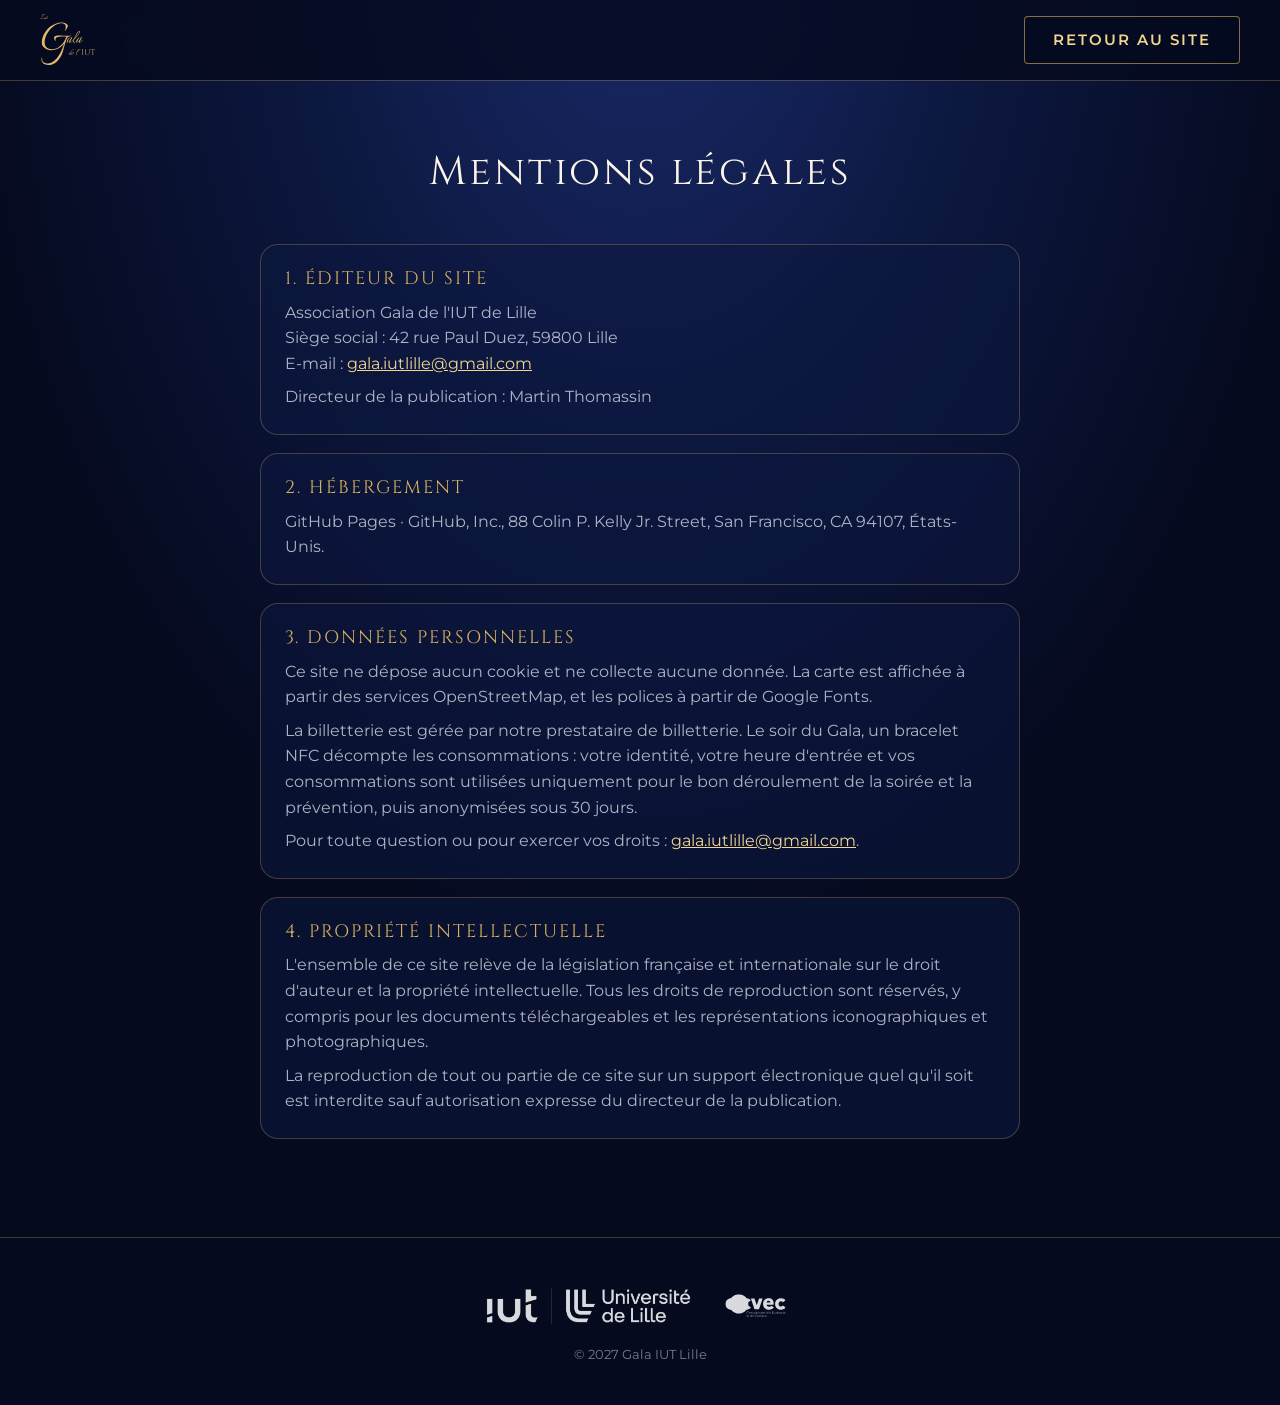
<file: mentions-legales.html>
<!doctype html>
<html lang="fr">
<head>
  <meta charset="utf-8">
  <meta name="viewport" content="width=device-width, initial-scale=1">
  <title>Mentions légales · Gala de l'IUT</title>
  <meta name="theme-color" content="#050a1f">
  <link rel="icon" type="image/png" href="img/logo-gala.png">
  <link rel="preconnect" href="https://fonts.googleapis.com">
  <link rel="preconnect" href="https://fonts.gstatic.com" crossorigin>
  <link rel="stylesheet" href="https://fonts.googleapis.com/css2?family=Cinzel:wght@400;600&family=Dancing+Script:wght@700&family=Playfair+Display:ital@0;1&family=Montserrat:wght@400;600&display=swap">
  <link rel="stylesheet" href="css/style.css">
</head>
<body>
  <header class="nav scrolled">
    <a class="nav-brand" href="index.html" aria-label="Accueil">
      <img src="img/logo-gala.svg" alt="" width="56" height="56">
    </a>
    <a class="btn btn-ghost" href="index.html">Retour au site</a>
  </header>

  <main class="legal container narrow">
    <h1>Mentions légales</h1>

    <section>
      <h2>1. Éditeur du site</h2>
      <p>Association Gala de l'IUT de Lille<br>Siège social : 42 rue Paul Duez, 59800 Lille<br>E-mail : <a href="mailto:gala.iutlille@gmail.com">gala.iutlille@gmail.com</a></p>
      <p>Directeur de la publication : Martin Thomassin</p>
    </section>

    <section>
      <h2>2. Hébergement</h2>
      <p>GitHub Pages · GitHub, Inc., 88 Colin P. Kelly Jr. Street, San Francisco, CA 94107, États-Unis.</p>
    </section>

    <section>
      <h2>3. Données personnelles</h2>
      <p>Ce site ne dépose aucun cookie et ne collecte aucune donnée. La carte est affichée à partir des services OpenStreetMap, et les polices à partir de Google Fonts.</p>
      <p>La billetterie est gérée par notre prestataire de billetterie. Le soir du Gala, un bracelet NFC décompte les consommations : votre identité, votre heure d'entrée et vos consommations sont utilisées uniquement pour le bon déroulement de la soirée et la prévention, puis anonymisées sous 30 jours.</p>
      <p>Pour toute question ou pour exercer vos droits : <a href="mailto:gala.iutlille@gmail.com">gala.iutlille@gmail.com</a>.</p>
    </section>

    <section>
      <h2>4. Propriété intellectuelle</h2>
      <p>L'ensemble de ce site relève de la législation française et internationale sur le droit d'auteur et la propriété intellectuelle. Tous les droits de reproduction sont réservés, y compris pour les documents téléchargeables et les représentations iconographiques et photographiques.</p>
      <p>La reproduction de tout ou partie de ce site sur un support électronique quel qu'il soit est interdite sauf autorisation expresse du directeur de la publication.</p>
    </section>
  </main>

  <footer class="footer">
    <div class="container footer-inner">
      <div class="partners">
        <img src="img/logo_univ_iut.png" alt="IUT · Université de Lille" height="40">
        <img src="img/cvec.svg" alt="Financé par la CVEC" height="40">
      </div>
      <p class="small">© 2027 Gala IUT Lille</p>
    </div>
  </footer>
</body>
</html>
</file>
<file: css/style.css>
/* Gala de l'IUT 2027
   Palette du dossier 2027. */
:root {
  --fond: #050a1f;
  --fond-2: #0d1840;
  --bleu: #1b2a6b;
  --bleu-clair: #b9c1e6;
  --or: #d9b25f;
  --or-clair: #f1d590;
  --or-pale: #fbf6e8;
  --bordeaux: #5a0f1e;
  --texte: #eef0f9;
  --texte-doux: rgba(238, 240, 249, 0.72);
  --texte-faible: rgba(238, 240, 249, 0.5);
  --carte: rgba(13, 24, 64, 0.55);
  --bord: rgba(217, 178, 95, 0.28);
  --bord-fort: rgba(217, 178, 95, 0.6);
  --or-degrade: linear-gradient(135deg, #bf953f, #fcf6ba 35%, #d9b25f 60%, #f1d590 80%, #aa771c);
  --serif-titre: 'Cinzel', Georgia, serif;
  --script: 'Dancing Script', 'Segoe Script', cursive;
  --serif: 'Playfair Display', Georgia, serif;
  --sans: 'Montserrat', system-ui, -apple-system, 'Segoe UI', sans-serif;
  --rayon: 18px;
}

*, *::before, *::after { box-sizing: border-box; }
html { scroll-behavior: smooth; scroll-padding-top: 80px; }
body {
  margin: 0;
  background: radial-gradient(ellipse at 50% -10%, var(--bleu) 0%, var(--fond-2) 38%, var(--fond) 75%) fixed, var(--fond);
  color: var(--texte);
  font-family: var(--sans);
  font-size: 16px;
  line-height: 1.6;
  -webkit-font-smoothing: antialiased;
  overflow-x: hidden;
}
img { max-width: 100%; }
a { color: var(--or-clair); }
h1, h2, h3 { margin: 0; font-weight: 400; }
p { margin: 0; }

.bg { position: fixed; inset: 0; z-index: -1; pointer-events: none; overflow: hidden; }
/* Fond qui apparaît au fil du défilement (--p de 0 à 1, posé par main.js) */
.bg-painting {
  position: absolute; inset: -6%;
  background: url('../img/fond-flou.jpg') center 35% / cover no-repeat;
  opacity: calc(var(--p, 0) * 0.8);
  filter: blur(calc((1 - var(--p, 0)) * 14px)) saturate(calc(0.5 + var(--p, 0) * 0.7));
  transform: scale(calc(1.18 - var(--p, 0) * 0.12)) rotate(calc((1 - var(--p, 0)) * -3deg));
  will-change: opacity, filter, transform;
}
#ambiance { position: absolute; inset: 0; width: 100%; height: 100%; opacity: calc(1 - var(--p, 0) * 0.7); }
.bg-veil { position: absolute; inset: 0; background: linear-gradient(180deg, rgba(5, 10, 31, 0.35), rgba(5, 10, 31, 0.6)); }
@media (max-width: 760px) { .bg-painting { background-image: url('../img/fond-flou-960.jpg'); } }

.container { width: min(1120px, 100% - 32px); margin-inline: auto; }
.container.narrow { width: min(760px, 100% - 32px); }

/* Navigation */
.nav {
  position: fixed; top: 0; left: 0; right: 0; z-index: 50;
  display: flex; align-items: center; justify-content: space-between;
  padding: 12px clamp(16px, 4vw, 40px);
  transition: background 0.3s, box-shadow 0.3s, backdrop-filter 0.3s;
}
.nav.scrolled { background: rgba(5, 10, 31, 0.82); backdrop-filter: blur(10px); box-shadow: 0 1px 0 var(--bord); }
.nav-brand { display: flex; align-items: center; gap: 10px; text-decoration: none; color: var(--or-clair); }
.nav-brand span { font-family: var(--serif-titre); letter-spacing: 3px; font-size: 15px; }
.nav ul { list-style: none; display: flex; align-items: center; gap: 4px; margin: 0; padding: 0; }
.nav ul a { display: block; padding: 8px 14px; color: var(--texte); text-decoration: none; font-size: 14px; letter-spacing: 1px; border-radius: 999px; transition: color 0.2s, background 0.2s; }
.nav ul a:hover { color: var(--or-clair); background: rgba(217, 178, 95, 0.08); }
.nav ul a.nav-cta { display: inline-flex; align-items: center; gap: 8px; margin-left: 8px; border-radius: 4px; background: var(--or-degrade); color: #1a1408; font-weight: 600; letter-spacing: 1.5px; text-transform: uppercase; font-size: 13px; box-shadow: 0 0 20px rgba(217, 178, 95, 0.3); }
.nav ul a.nav-cta:hover { color: #1a1408; background: var(--or-degrade); box-shadow: 0 0 30px rgba(217, 178, 95, 0.5); }
.nav-toggle { display: none; background: none; border: 1px solid var(--bord-fort); border-radius: 10px; width: 44px; height: 40px; padding: 10px; cursor: pointer; }
.nav-toggle span { display: block; height: 2px; background: var(--or-clair); margin: 4px 0; border-radius: 2px; transition: transform 0.25s, opacity 0.25s; }

/* Accueil */
.hero { position: relative; min-height: 100svh; display: grid; place-items: center; text-align: center; padding: 110px 16px 80px; overflow: hidden; }
.hero-content { position: relative; z-index: 2; max-width: 820px; display: flex; flex-direction: column; align-items: center; gap: 18px; }
.hero-kicker { font-family: var(--serif); font-style: italic; color: var(--bleu-clair); font-size: clamp(15px, 2.2vw, 18px); letter-spacing: 0.5px; }
.hero-logo { width: clamp(250px, 40vw, 420px); height: auto; filter: drop-shadow(0 0 30px rgba(217, 178, 95, 0.35)); }
.hero-theme {
  font-family: var(--script); font-weight: 700; font-size: clamp(50px, 9vw, 96px); line-height: 1.1;
  background: var(--or-degrade); -webkit-background-clip: text; background-clip: text; color: transparent;
  filter: drop-shadow(0 0 24px rgba(241, 213, 144, 0.25));
  padding: 0 0.15em;
}
.hero-date { display: flex; flex-wrap: wrap; justify-content: center; gap: 10px 14px; font-family: var(--serif-titre); letter-spacing: 3px; font-size: clamp(13px, 2vw, 17px); text-transform: uppercase; color: var(--or-pale); }
.hero-date .dot { color: var(--or); }
.hero-theme span { font-family: var(--serif); font-style: italic; font-weight: 400; font-size: 0.42em; vertical-align: 0.35em; margin-right: 0.15em; }

.countdown { display: grid; grid-template-columns: repeat(4, minmax(64px, 1fr)); gap: 10px; margin-top: 6px; }
.countdown div { background: var(--carte); border: 1px solid var(--bord); border-radius: 14px; padding: 10px 8px; backdrop-filter: blur(6px); }
.countdown strong { display: block; font-family: var(--serif-titre); font-size: clamp(24px, 4vw, 34px); color: var(--or-clair); font-variant-numeric: tabular-nums; line-height: 1.2; }
.countdown span { font-size: 11px; letter-spacing: 2px; text-transform: uppercase; color: var(--texte-faible); }
.countdown.done { grid-template-columns: 1fr; font-family: var(--script); font-size: 34px; color: var(--or-clair); }

.hero-actions { display: flex; flex-wrap: wrap; justify-content: center; gap: 12px; margin-top: 8px; }

.scroll-hint { position: absolute; bottom: 24px; left: 50%; transform: translateX(-50%); width: 26px; height: 42px; border: 2px solid var(--bord-fort); border-radius: 14px; z-index: 2; }
.scroll-hint span { position: absolute; top: 8px; left: 50%; width: 4px; height: 8px; margin-left: -2px; border-radius: 2px; background: var(--or-clair); animation: scroll 1.8s ease-in-out infinite; }
@keyframes scroll { 0% { opacity: 0; transform: translateY(0); } 40% { opacity: 1; } 100% { opacity: 0; transform: translateY(14px); } }

/* Boutons */
.btn { display: inline-flex; align-items: center; justify-content: center; gap: 8px; min-height: 48px; padding: 0 28px; border-radius: 4px; font-family: var(--sans); font-weight: 600; letter-spacing: 2px; text-transform: uppercase; text-decoration: none; font-size: 15px; transition: transform 0.2s, box-shadow 0.2s, background 0.2s; cursor: pointer; border: 0; }
.btn-gold { background: var(--or-degrade); color: #1a1408; box-shadow: 0 0 24px rgba(217, 178, 95, 0.3); }
.btn-gold:hover { transform: translateY(-2px); box-shadow: 0 0 36px rgba(217, 178, 95, 0.5); }
.btn-ghost { border: 1.5px solid var(--bord-fort); color: var(--or-clair); background: rgba(5, 10, 31, 0.35); }
.btn-ghost:hover { background: rgba(217, 178, 95, 0.1); }
.btn-lg { min-height: 60px; padding: 0 40px; font-size: 17px; }
.btn svg, .nav-cta svg { width: 18px; height: 18px; fill: none; stroke: currentColor; stroke-width: 1.7; stroke-linecap: round; stroke-linejoin: round; }
.btn[aria-disabled='true'] { opacity: 0.55; cursor: default; box-shadow: none; transform: none; }
:focus-visible { outline: 2px solid var(--or-clair); outline-offset: 3px; border-radius: 8px; }

/* Sections */
.section { padding: clamp(72px, 10vw, 120px) 0; position: relative; }
.section-head { text-align: center; max-width: 680px; margin: 0 auto clamp(36px, 5vw, 56px); }
.eyebrow { font-family: var(--script); font-size: 26px; color: var(--or); margin-bottom: 4px; }
h2 { font-family: var(--script); font-weight: 700; font-size: clamp(48px, 7vw, 72px); line-height: 1.15; color: var(--or); text-shadow: 0 0 24px rgba(217, 178, 95, 0.25); }
.lead { font-family: var(--serif); font-style: italic; font-size: clamp(17px, 2.2vw, 20px); color: var(--bleu-clair); margin-top: 12px; }
.small { font-size: 13px; color: var(--texte-faible); }

.grid { display: grid; gap: 18px; }
.info-grid { grid-template-columns: repeat(auto-fit, minmax(230px, 1fr)); }
.card, .feature, .ticket { background: var(--carte); border: 1px solid var(--bord); border-radius: var(--rayon); backdrop-filter: blur(8px); }
.card { padding: 26px 22px; text-align: center; transition: border-color 0.3s, transform 0.3s; }
.card:hover { border-color: var(--bord-fort); transform: translateY(-4px); }
.card-icon { width: 54px; height: 54px; margin: 0 auto 14px; border-radius: 50%; border: 1px solid var(--bord-fort); display: grid; place-items: center; }
.card-icon svg { width: 26px; height: 26px; fill: none; stroke: var(--or-clair); stroke-width: 1.5; stroke-linecap: round; stroke-linejoin: round; }
.card h3 { font-family: var(--serif-titre); letter-spacing: 2px; text-transform: uppercase; font-size: 14px; color: var(--or); margin-bottom: 8px; }
.card .big { font-family: var(--serif); font-size: 20px; color: var(--texte); }
.card p:not(.big) { color: var(--texte-doux); font-size: 14px; margin-top: 4px; }

/* Inclus */
.included { grid-template-columns: repeat(auto-fit, minmax(200px, 1fr)); }
.feature-grid { grid-template-columns: repeat(auto-fit, minmax(240px, 1fr)); }
.feature { padding: 22px; position: relative; }
.feature::before { content: '✦'; position: absolute; top: 18px; right: 20px; color: var(--or); font-size: 14px; opacity: 0.8; }
.feature h3 { font-family: var(--serif); font-size: 19px; color: var(--or-pale); margin-bottom: 6px; padding-right: 20px; }
.feature p { color: var(--texte-doux); font-size: 15px; }

/* Navettes */
.shuttles { margin-top: 40px; background: var(--carte); border: 1px solid var(--bord-fort); border-radius: var(--rayon); padding: 28px; backdrop-filter: blur(8px); }
.shuttles h3 { font-family: var(--serif-titre); letter-spacing: 2px; text-transform: uppercase; font-size: 20px; color: var(--or-pale); }
.shuttles-sub { color: var(--texte-doux); margin: 6px 0 20px; font-size: 15px; }
.shuttle-grid { grid-template-columns: repeat(auto-fit, minmax(220px, 1fr)); gap: 12px; }
.shuttle { background: rgba(5, 10, 31, 0.45); border: 1px solid var(--bord); border-radius: 14px; padding: 16px 18px; }
.shuttle h4 { margin: 0 0 6px; font-family: var(--serif); font-weight: 400; font-size: 17px; color: var(--or-clair); }
.shuttle p { color: var(--texte); font-variant-numeric: tabular-nums; font-size: 14px; letter-spacing: 0.5px; }
.feature a, .safety-list a, .faq a { color: var(--or-clair); white-space: nowrap; }

/* Sécurité & prévention */
.section-safety { background: linear-gradient(180deg, transparent, rgba(90, 15, 30, 0.2) 50%, transparent); }
.safety { display: grid; grid-template-columns: 1fr 1fr; gap: 18px; align-items: stretch; }
.safety-intro { background: linear-gradient(160deg, rgba(27, 42, 107, 0.8), rgba(90, 15, 30, 0.45)); border: 1px solid var(--bord-fort); border-radius: var(--rayon); padding: 30px; backdrop-filter: blur(8px); }
.safety-intro h3 { font-family: var(--script); font-weight: 700; font-size: clamp(32px, 4vw, 42px); color: var(--or-clair); margin-bottom: 12px; }
.safety-intro .stand-sub { color: var(--texte-doux); font-family: var(--serif); font-style: italic; margin-bottom: 18px; }
.stand { list-style: none; margin: 0; padding: 0; display: grid; gap: 12px; }
.stand li { display: flex; align-items: center; gap: 14px; color: var(--texte); font-size: 16px; }
.stand-icon { flex: none; width: 44px; height: 44px; border-radius: 50%; border: 1px solid var(--bord-fort); background: rgba(217, 178, 95, 0.08); display: grid; place-items: center; }
.stand-icon svg { width: 22px; height: 22px; fill: none; stroke: var(--or-clair); stroke-width: 1.5; stroke-linecap: round; stroke-linejoin: round; }
.safety-list { list-style: none; margin: 0; padding: 0; display: grid; gap: 12px; }
.safety-list li { background: var(--carte); border: 1px solid var(--bord); border-radius: 14px; padding: 16px 20px 16px 48px; position: relative; color: var(--texte-doux); backdrop-filter: blur(8px); }
.safety-list li::before { content: '✦'; position: absolute; left: 20px; top: 16px; color: var(--or); }
.safety-list strong { display: block; color: var(--or-pale); font-family: var(--serif); font-size: 17px; font-weight: 400; }

/* Billetterie */
.section-tickets { background: linear-gradient(180deg, transparent, rgba(27, 42, 107, 0.35) 50%, transparent); }
.ticket-grid { grid-template-columns: repeat(auto-fit, minmax(260px, 1fr)); align-items: stretch; }
.ticket { padding: 30px 26px; display: flex; flex-direction: column; position: relative; }
.ticket h3 { font-family: var(--serif-titre); font-size: 20px; letter-spacing: 2px; text-transform: uppercase; color: var(--or-pale); }
.ticket-sub { color: var(--texte-faible); font-size: 13px; margin-top: 2px; }
.price { margin: 18px 0; display: flex; align-items: baseline; gap: 8px; }
.price strong { font-family: var(--serif-titre); font-size: 48px; font-weight: 600; background: var(--or-degrade); -webkit-background-clip: text; background-clip: text; color: transparent; line-height: 1; }
.price span { color: var(--texte-faible); font-size: 14px; }
.ticket ul { list-style: none; padding: 0; margin: 0; display: grid; gap: 10px; border-top: 1px solid var(--bord); padding-top: 18px; }
.ticket li { position: relative; padding-left: 26px; color: var(--texte-doux); }
.ticket li::before { content: '✦'; position: absolute; left: 0; color: var(--or); }
.ticket-featured { border-color: var(--bord-fort); background: linear-gradient(160deg, rgba(27, 42, 107, 0.75), rgba(13, 24, 64, 0.7)); box-shadow: 0 0 40px rgba(217, 178, 95, 0.15); }
.ticket-badge { position: absolute; top: -13px; left: 50%; transform: translateX(-50%); background: var(--or-degrade); color: #1a1408; font-size: 12px; font-weight: 600; letter-spacing: 1.5px; text-transform: uppercase; padding: 4px 14px; border-radius: 999px; white-space: nowrap; }
.tickets-cta { text-align: center; margin-top: 40px; display: flex; flex-direction: column; align-items: center; gap: 16px; }

/* Accès */
.access-layout { display: grid; grid-template-columns: 1fr 1.2fr; gap: clamp(28px, 5vw, 64px); align-items: center; }
.access-layout h2 { margin-bottom: 4px; }
.access-list { list-style: none; padding: 0; margin: 24px 0 28px; display: grid; gap: 12px; }
.access-list li { padding-left: 26px; position: relative; color: var(--texte-doux); }
.access-list li::before { content: '✦'; position: absolute; left: 0; color: var(--or); }
.access-list strong { color: var(--or-pale); font-weight: 600; }
.script-title { font-family: var(--script); font-weight: 700; font-size: clamp(44px, 6vw, 60px); letter-spacing: 0; text-transform: none; color: var(--or); }
.access-list + .metro-times { margin-top: -12px; }
.metro-times { background: var(--carte); border: 1px solid var(--bord); border-radius: 14px; padding: 16px 18px; margin-bottom: 20px; }
.metro-title { font-size: 13px; letter-spacing: 1.5px; text-transform: uppercase; color: var(--texte-faible); margin-bottom: 10px; }
.metro-title em { color: var(--or-clair); font-style: normal; }
.metro-times ul { list-style: none; margin: 0; padding: 0; display: grid; gap: 8px; }
.metro-times li { display: flex; align-items: center; gap: 6px; color: var(--texte-doux); font-size: 15px; }
.metro-times li b { margin-left: auto; font-weight: 600; color: var(--or-pale); white-space: nowrap; padding-left: 12px; }
.m { display: inline-grid; place-items: center; width: 20px; height: 20px; border-radius: 4px; font-size: 12px; font-weight: 700; flex: none; }
.m1 { background: #f2c500; color: #1a1408; }
.m2 { background: #e3423a; color: #fff; }
.metro-times .m:last-of-type { margin-right: 6px; }
.map-frame { border-radius: var(--rayon); overflow: hidden; border: 1px solid var(--bord-fort); box-shadow: 0 0 40px rgba(5, 10, 31, 0.7); }
#map { height: 400px; background: var(--fond-2); }
.map-sombre { filter: invert(1) hue-rotate(200deg) saturate(0.6) brightness(0.85) contrast(0.95); }
.leaflet-popup-content-wrapper, .leaflet-popup-tip { background: var(--fond-2); color: var(--texte); border: 1px solid var(--bord); }
.leaflet-container a.leaflet-popup-close-button { color: var(--or-clair); }
.iut-pin { width: 12px; height: 12px; border-radius: 50%; background: var(--texte); border: 2px solid var(--fond); box-shadow: 0 0 10px rgba(238, 240, 249, 0.7); }
.map-legend { background: rgba(5, 10, 31, 0.9); color: var(--texte); border: 1px solid var(--bord); padding: 8px 12px; border-radius: 10px; font: 600 11px/1.9 var(--sans); letter-spacing: 1px; text-transform: uppercase; }
.map-legend i { display: inline-block; width: 12px; height: 12px; margin-right: 8px; vertical-align: -1px; border-radius: 2px; }
.map-legend i.round { border-radius: 50%; }
.gala-pin { width: 22px; height: 22px; border-radius: 50%; background: var(--or-degrade); border: 3px solid var(--fond); box-shadow: 0 0 0 2px var(--or), 0 0 22px 6px rgba(241, 213, 144, 0.55); }

/* FAQ */
.faq { display: grid; gap: 12px; }
.faq details { background: var(--carte); border: 1px solid var(--bord); border-radius: 14px; padding: 0 20px; transition: border-color 0.2s; }
.faq details[open] { border-color: var(--bord-fort); }
.faq summary { list-style: none; cursor: pointer; padding: 18px 30px 18px 0; position: relative; font-family: var(--serif); font-size: 18px; color: var(--or-pale); }
.faq summary::-webkit-details-marker { display: none; }
.faq summary::after { content: '+'; position: absolute; right: 0; top: 50%; transform: translateY(-50%); font-size: 24px; color: var(--or); transition: transform 0.25s; }
.faq details[open] summary::after { transform: translateY(-50%) rotate(45deg); }
.faq details p { color: var(--texte-doux); padding-bottom: 20px; }

/* Pied de page */
.footer { border-top: 1px solid var(--bord); padding: 48px 0 40px; background: rgba(5, 10, 31, 0.6); }
.footer-inner { display: flex; flex-direction: column; align-items: center; gap: 18px; text-align: center; }
.footer-links { display: flex; flex-wrap: wrap; justify-content: center; gap: 8px 24px; }
.footer-links a { color: var(--texte-doux); text-decoration: none; }
.footer-links a:hover { color: var(--or-clair); }
.partners { display: flex; flex-wrap: wrap; justify-content: center; align-items: center; gap: 24px; opacity: 0.85; }
.partners img { height: 40px; width: auto; filter: brightness(0) invert(1); }

/* Apparition au défilement */
.reveal { opacity: 0; transform: translateY(24px); transition: opacity 0.8s ease, transform 0.8s ease; }
.reveal.visible { opacity: 1; transform: none; }

/* Mentions légales */
.legal { padding: 140px 0 80px; }
.legal h1 { font-family: var(--serif-titre); font-size: clamp(28px, 5vw, 40px); letter-spacing: 3px; color: var(--or-pale); text-align: center; margin-bottom: 40px; }
.legal section { background: var(--carte); border: 1px solid var(--bord); border-radius: var(--rayon); padding: 24px; margin-bottom: 18px; }
.legal h2 { font-family: var(--serif-titre); font-weight: 400; text-shadow: none; text-transform: uppercase; font-size: 18px; letter-spacing: 2px; margin-bottom: 10px; color: var(--or); }
.legal p { color: var(--texte-doux); margin-top: 8px; }

/* Mobile */
@media (max-width: 860px) {
  .nav-toggle { display: block; }
  .nav ul { position: fixed; top: 64px; left: 12px; right: 12px; flex-direction: column; align-items: stretch; gap: 2px; padding: 12px; background: rgba(5, 10, 31, 0.96); border: 1px solid var(--bord); border-radius: 16px; backdrop-filter: blur(12px); opacity: 0; transform: translateY(-8px); pointer-events: none; transition: opacity 0.2s, transform 0.2s; }
  .nav ul.open { opacity: 1; transform: none; pointer-events: auto; }
  .nav ul a { padding: 12px 16px; font-size: 16px; }
  .nav-toggle[aria-expanded='true'] span:nth-child(1) { transform: translateY(6px) rotate(45deg); }
  .nav-toggle[aria-expanded='true'] span:nth-child(2) { opacity: 0; }
  .nav-toggle[aria-expanded='true'] span:nth-child(3) { transform: translateY(-6px) rotate(-45deg); }
  .access-layout, .safety { grid-template-columns: 1fr; }
  #map { height: 320px; }
}
@media (max-width: 420px) {
  .countdown { grid-template-columns: repeat(4, 1fr); gap: 6px; }
  .countdown div { padding: 8px 2px; }
  .countdown span { font-size: 9px; letter-spacing: 1px; }
}

@media (prefers-reduced-motion: reduce) {
  html { scroll-behavior: auto; }
  *, *::before, *::after { animation: none !important; transition: none !important; }
  .reveal { opacity: 1; transform: none; }
}

/* Listes avec emojis : pas de puce ✦ en plus */
.access-list li { padding-left: 0; }
.access-list li::before { content: none; }
.safety-list li { padding-left: 20px; }
.safety-list li::before { content: none; }

/* Ce qui est inclus : icône en tête, cartes centrées et alignées */
.included { grid-template-columns: repeat(5, 1fr); gap: 16px; }
.included .feature { padding: 30px 18px 26px; text-align: center; display: flex; flex-direction: column; align-items: center; transition: opacity .8s ease, transform .5s ease, border-color .25s ease, box-shadow .25s ease; }
.included .feature::before { content: none; }
.included .feature:hover { transform: translateY(-4px); border-color: rgba(217,178,95,.55); box-shadow: 0 10px 30px rgba(0,0,0,.35), 0 0 24px rgba(217,178,95,.12); }
.feature-ico { display: grid; place-items: center; width: 64px; height: 64px; margin-bottom: 16px; font-size: 30px; border-radius: 50%; background: radial-gradient(circle, rgba(217,178,95,.18), rgba(217,178,95,.04)); border: 1px solid rgba(217,178,95,.35); }
.included .feature h3 { padding-right: 0; font-size: 18px; line-height: 1.3; margin-bottom: 8px; }
.included .feature p { font-size: 14px; line-height: 1.55; }
.included .feature a { display: inline-block; margin-top: 6px; }
@media (max-width: 1000px) { .included { grid-template-columns: repeat(3, 1fr); } }
@media (max-width: 640px) { .included { grid-template-columns: repeat(2, 1fr); gap: 12px; } .included .feature { padding: 22px 12px; } .feature-ico { width: 54px; height: 54px; font-size: 26px; } .included .feature:last-child { grid-column: 1 / -1; } }

/* Stand prévention : visuels du roll-up */
.safety { grid-template-columns: 1fr; }
.safety-intro { text-align: center; padding: 36px 28px; }
.stand { grid-template-columns: repeat(7, 1fr); gap: 18px 12px; margin-top: 8px; }
.stand li { flex-direction: column; gap: 10px; font-size: 14px; line-height: 1.35; text-align: center; color: var(--or-pale); }
.stand img { width: clamp(76px, 8vw, 108px); height: auto; border-radius: 50%; box-shadow: 0 0 0 3px rgba(217,178,95,.45), 0 8px 24px rgba(0,0,0,.4); transition: transform .25s ease; }
.stand li:hover img { transform: translateY(-4px) rotate(-4deg); }
.stand em { display: block; font-style: normal; font-size: 11px; letter-spacing: 1.5px; text-transform: uppercase; color: var(--or); }
.stand-note { margin: 26px auto 0; max-width: 620px; color: var(--texte-doux); }
.safety-list { grid-template-columns: repeat(4, 1fr); }
@media (max-width: 1000px) { .stand { grid-template-columns: repeat(4, 1fr); } .safety-list { grid-template-columns: repeat(2, 1fr); } }
@media (max-width: 560px) { .stand { grid-template-columns: repeat(3, 1fr); } .safety-list { grid-template-columns: 1fr; } }

/* FAQ par catégories */
.faq-cat { font-family: var(--serif-titre); font-size: 15px; letter-spacing: 3px; text-transform: uppercase; color: var(--or); margin: 26px 0 4px; }
.faq-cat:first-child { margin-top: 0; }
#map { position: relative; z-index: 0; isolation: isolate; }
.stand { display: flex; flex-wrap: wrap; justify-content: center; gap: 18px 10px; }
.stand li { flex: 0 0 calc((100% - 60px) / 7); }
@media (max-width: 1000px) { .stand li { flex-basis: calc((100% - 30px) / 4); } }
@media (max-width: 560px) { .stand li { flex-basis: calc((100% - 20px) / 3); } }

/* Thème masqué jusqu'au reveal : le vrai nom n'est pas dans le code, seul un texte neutre est flouté */
.hero-theme--cache { background: none; color: var(--or-clair); -webkit-text-fill-color: var(--or-clair); }
.theme-cache {
  display: inline-block; font-style: normal; color: var(--or-clair); -webkit-text-fill-color: var(--or-clair);
  filter: blur(0.16em); user-select: none; -webkit-user-select: none; pointer-events: none;
}
.theme-cache--inline { filter: blur(0.3em); }
</file>
